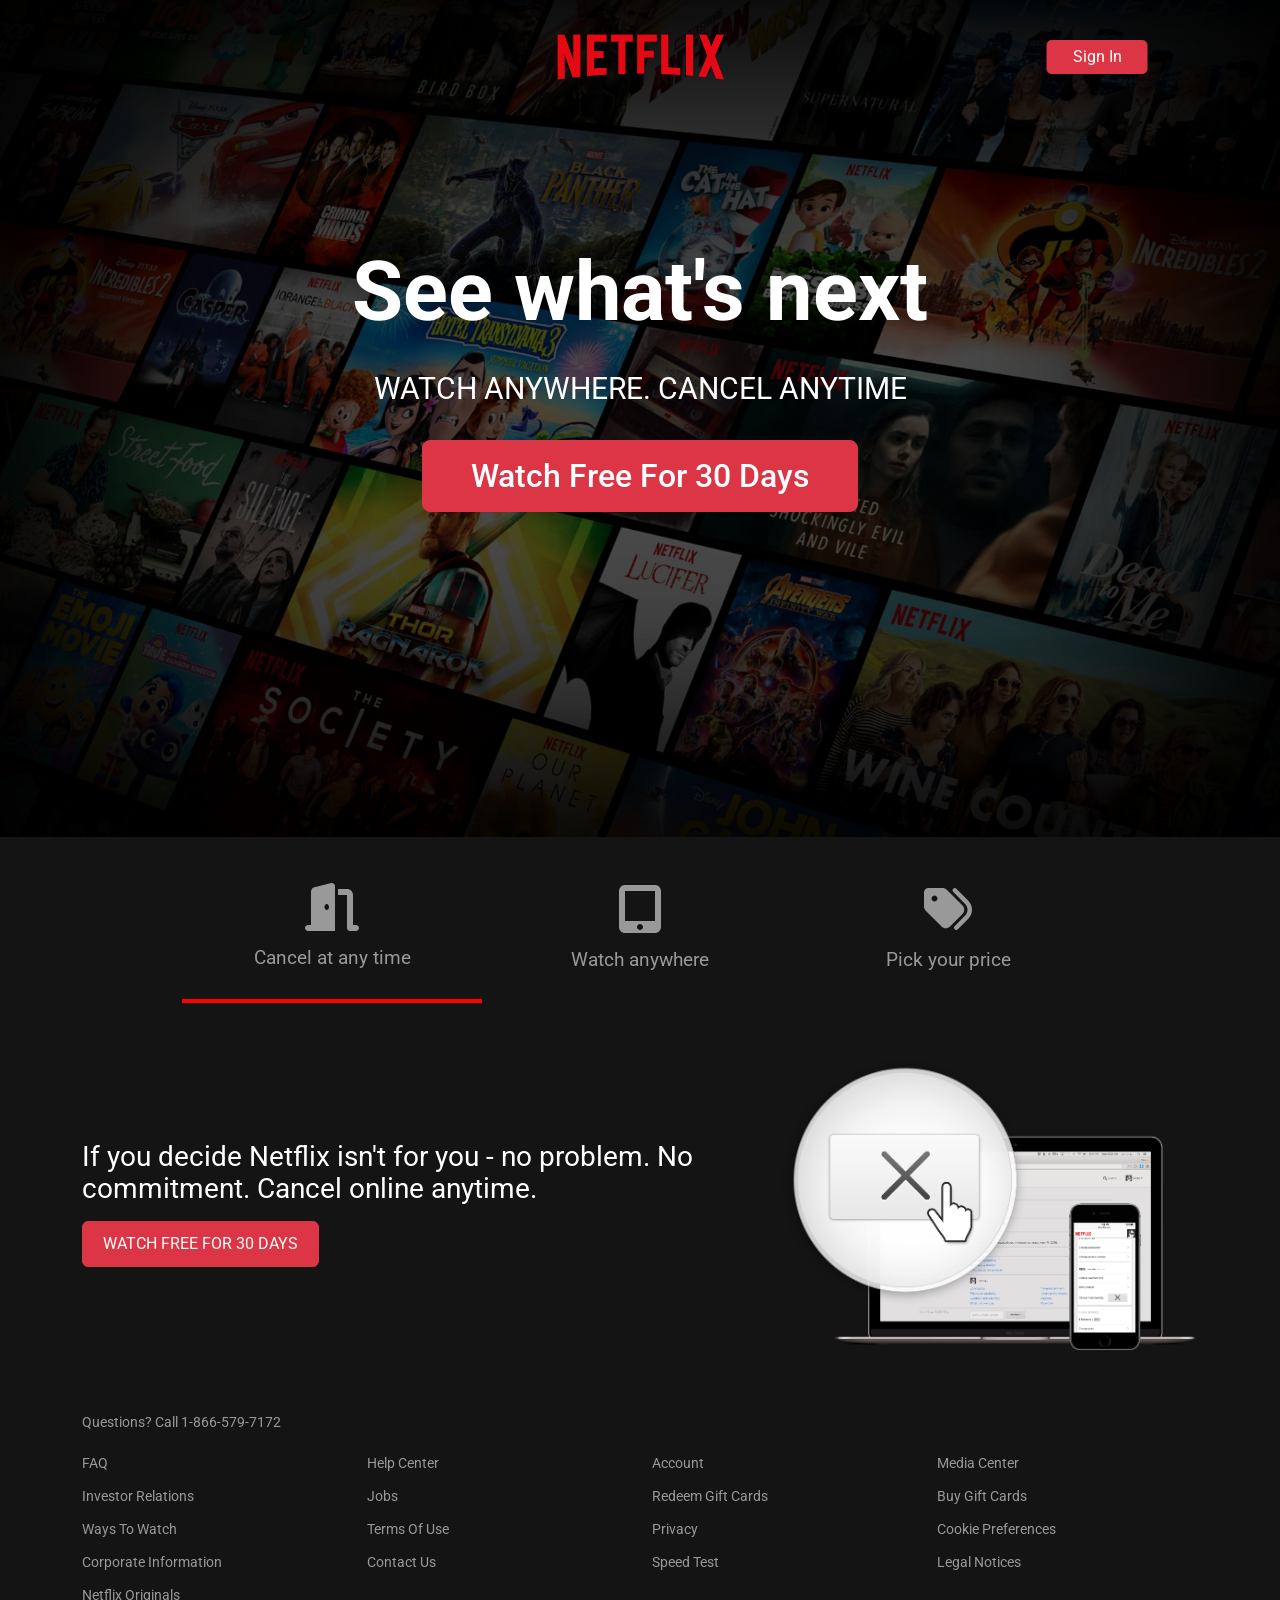
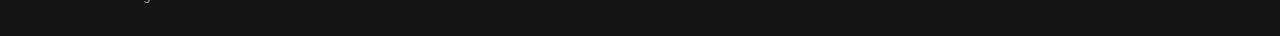
<file: index.html>
<!DOCTYPE html>
<html lang="en">

<head>
    <meta charset="UTF-8">
    <meta http-equiv="X-UA-Compatible" content="IE=edge">
    <meta name="viewport" content="width=device-width, initial-scale=1.0">
    <title>Netflix - Watch TV Shows Online, Watch Movies Online</title>
    <link rel="icon" href="./image/netflix_logo_icon.svg">
    <!-- Bootstrap CSS -->
    <link rel="stylesheet" href="./bootstrap/bootstrap.min.css">
    <!-- Theme Style -->
    <link rel="stylesheet" href="./css/style.css">



</head>

<body>

    <header class="showcase position-relative">
        <div class="container">
            <div class="showcase-top position-relative">
                <div class="img"></div>
                <a href="#" class="btn btn-danger signin-btn">Sign In</a>
            </div>
            <div
                class="showcase-content d-flex flex-column align-items-center justify-content-center position-relative">
                <h1>See what's next</h1>
                <p>Watch anywhere. Cancel Anytime</p>
                <button type="button" class="btn btn-danger btn-lg py-3 px-5">Watch Free For 30 Days</button>
            </div>
        </div>
    </header>

    <section>
        <div class="container">
            <div class="media-device">
                <nav>
                    <div class="nav nav-tabs gap-2 justify-content-center border-bottom-0" id="nav-tab" role="tablist">
                        <button class="nav-link active" id="nav-phone-tab" data-bs-toggle="tab"
                            data-bs-target="#nav-phone" type="button" role="tab" aria-controls="nav-phone"
                            aria-selected="true"><span class="phone-btn"></span><span class="media-dialogue">Cancel at
                                any time</span></button>

                        <button class="nav-link" id="nav-tablet-tab" data-bs-toggle="tab" data-bs-target="#nav-tablet"
                            type="button" role="tab" aria-controls="nav-tablet" aria-selected="false"> <span
                                class="tablet-btn"></span><span class="media-dialogue">Watch anywhere</span></button>

                        <button class="nav-link" id="nav-tags-tab" data-bs-toggle="tab" data-bs-target="#nav-tags"
                            type="button" role="tab" aria-controls="nav-tags" aria-selected="false"><span
                                class="tag-btn"></span><span class="media-dialogue">Pick your price </span></button>
                    </div>
                </nav>
                <div class="tab-content" id="nav-tabContent">
                    <div class="tab-pane fade show active" id="nav-phone" role="tabpanel"
                        aria-labelledby="nav-phone-tab" tabindex="0">
                        <div class="content-wrapper">
                            <div class="d-flex align-items-center">
                                <div class="">
                                    <p class="ad-words mt-2 mb-3">If you decide Netflix isn't for you - no problem. No
                                        commitment.
                                        Cancel online anytime.</p>
                                    <button type="button" class="btn btn-danger btn-md">Watch Free For 30 Days</button>
                                </div>
                                <div class="">
                                    <img src="./image/tab-content-1.png" alt="" class="sub-cancel">
                                </div>

                            </div>
                        </div>
                    </div>

                    <!-- 2nd one -->

                    <div class="tab-pane fade" id="nav-tablet" role="tabpanel" aria-labelledby="nav-tablet-tab"
                        tabindex="0">

                        <div class="content-wrapper">
                            <div class="d-flex justify-content-center">
                                <p class="ad-words mt-2 mb-3">Watch TV shows and movies anytime, anywhere — personalized
                                    for you.
                                </p>
                                <button type="button" class="btn btn-danger btn-md ms-4">Watch Free For 30 Days</button>
                            </div>

                            <div class="row tab-2">
                                <div class="col-md-4"><img src="./image/tab-content-2-1.png" alt="">
                                    <p class="mt-2 mb-4  text-center ad-device">Watch on your TV</p>
                                    <p class="text-center ad-word">Smart TVs, PlayStation, Xbox, Chromecast, Apple TV,
                                        Blu-ray players and more.</p>
                                </div>
                                <div class="col-md-4"><img src="./image/tab-content-2-2.png" alt="">
                                    <p class="mt-2 mb-4  text-center ad-device">Watch instantly or download for later
                                    </p>
                                    <p class="text-center ad-word">Available on phone and tablet, wherever you go.</p>
                                </div>
                                <div class="col-md-4"><img src="./image/tab-content-2-3.png" alt="">
                                    <p class="mt-2 mb-4  text-center ad-device">Use any computer</p>
                                    <p class="text-center ad-word">Watch right on Netflix.com.</p>
                                </div>
                            </div>
                        </div>
                    </div>

                    <!-- 3rd one -->

                    <div class="tab-pane fade" id="nav-tags" role="tabpanel" aria-labelledby="nav-tags-tab"
                        tabindex="0">
                        <div class="text-center mt-5">
                            <p class="ad-words">Choose one plan and watch everything on Netflix.</p>
                            <button type="button" class="btn btn-danger btn-md ms-4">Watch Free For 30 Days</button>
                        </div>
                        <table class="table table-borderless ad-table mt-4 ">
                            <thead>
                                <tr class="text-center">
                                    <th></th>
                                    <th>BASIC</th>
                                    <th>STANDARD</th>
                                    <th>PREMIUM</th>
                                </tr>
                            </thead>
                            <tbody>
                                <tr>

                                    <td>Monthly price after free month ends on 6/19/19</td>
                                    <td>$8.99</td>
                                    <td>$12.99</td>
                                    <td>$15.99</td>
                                </tr>
                                <tr>

                                    <td>HD Available</td>
                                    <td class="cross"></td>
                                    <td class="check"></td>
                                    <td class="check"></td>
                                </tr>
                                <tr>
                                    <td>Ultra HD Available</td>
                                    <td class="cross"></td>
                                    <td class="cross"></td>
                                    <td class="check"></td>
                                </tr>
                                <tr>
                                    <td>Screens you can watch on at the same time</td>
                                    <td>1</td>
                                    <td>2</td>
                                    <td>3</td>
                                </tr>
                                <tr>
                                    <td>Watch on your laptop, TV, phone and tablet</td>
                                    <td class="check"></td>
                                    <td class="check"></td>
                                    <td class="check"></td>
                                </tr>
                                <tr>
                                    <td>Unlimited movies and TV shows </td>
                                    <td class="check"></td>
                                    <td class="check"></td>
                                    <td class="check"></td>
                                </tr>
                                <tr>
                                    <td>Cancel anytime</td>
                                    <td class="check"></td>
                                    <td class="check"></td>
                                    <td class="check"></td>
                                </tr>
                                <tr>
                                    <td>First month free</td>
                                    <td class="check"></td>
                                    <td class="check"></td>
                                    <td class="check"></td>
                                </tr>
                            </tbody>
                        </table>
                    </div>
                </div>
            </div>
        </div>
    </section>
    <footer>
        <div class="footer-wrapper">
            <div class="container">
                <p class="contact">Questions? Call 1-866-579-7172</p>
                <div class="row footer-list">
                    <div class="col-md-3">
                        <p>FAQ</p>
                        <p>Investor Relations</p>
                        <p>Ways To Watch</p>
                        <p>Corporate Information</p>
                        <p>Netflix Originals</p>
                    </div>
                    <div class="col-md-3">
                        <p>Help Center</p>
                        <p>Jobs</p>
                        <p>Terms Of Use</p>
                        <p>Contact Us</p>
                    </div>
                    <div class="col-md-3">
                        <p>Account</p>
                        <p>Redeem Gift Cards</p>
                        <p>Privacy</p>
                        <p>Speed Test</p>
                    </div>
                    <div class="col-md-3">
                        <p>Media Center</p>
                        <p>Buy Gift Cards</p>
                        <p>Cookie Preferences</p>
                        <p>Legal Notices</p>
                    </div>
                </div>
            </div>
        </div>
    </footer>


    <!-- Popper JS-->
    <script src="./bootstrap/popper.min.js"></script>
    <!-- Bootstrap JS -->
    <script src="./bootstrap/bootstrap.min.js"></script>
</body>

</html>
</file>
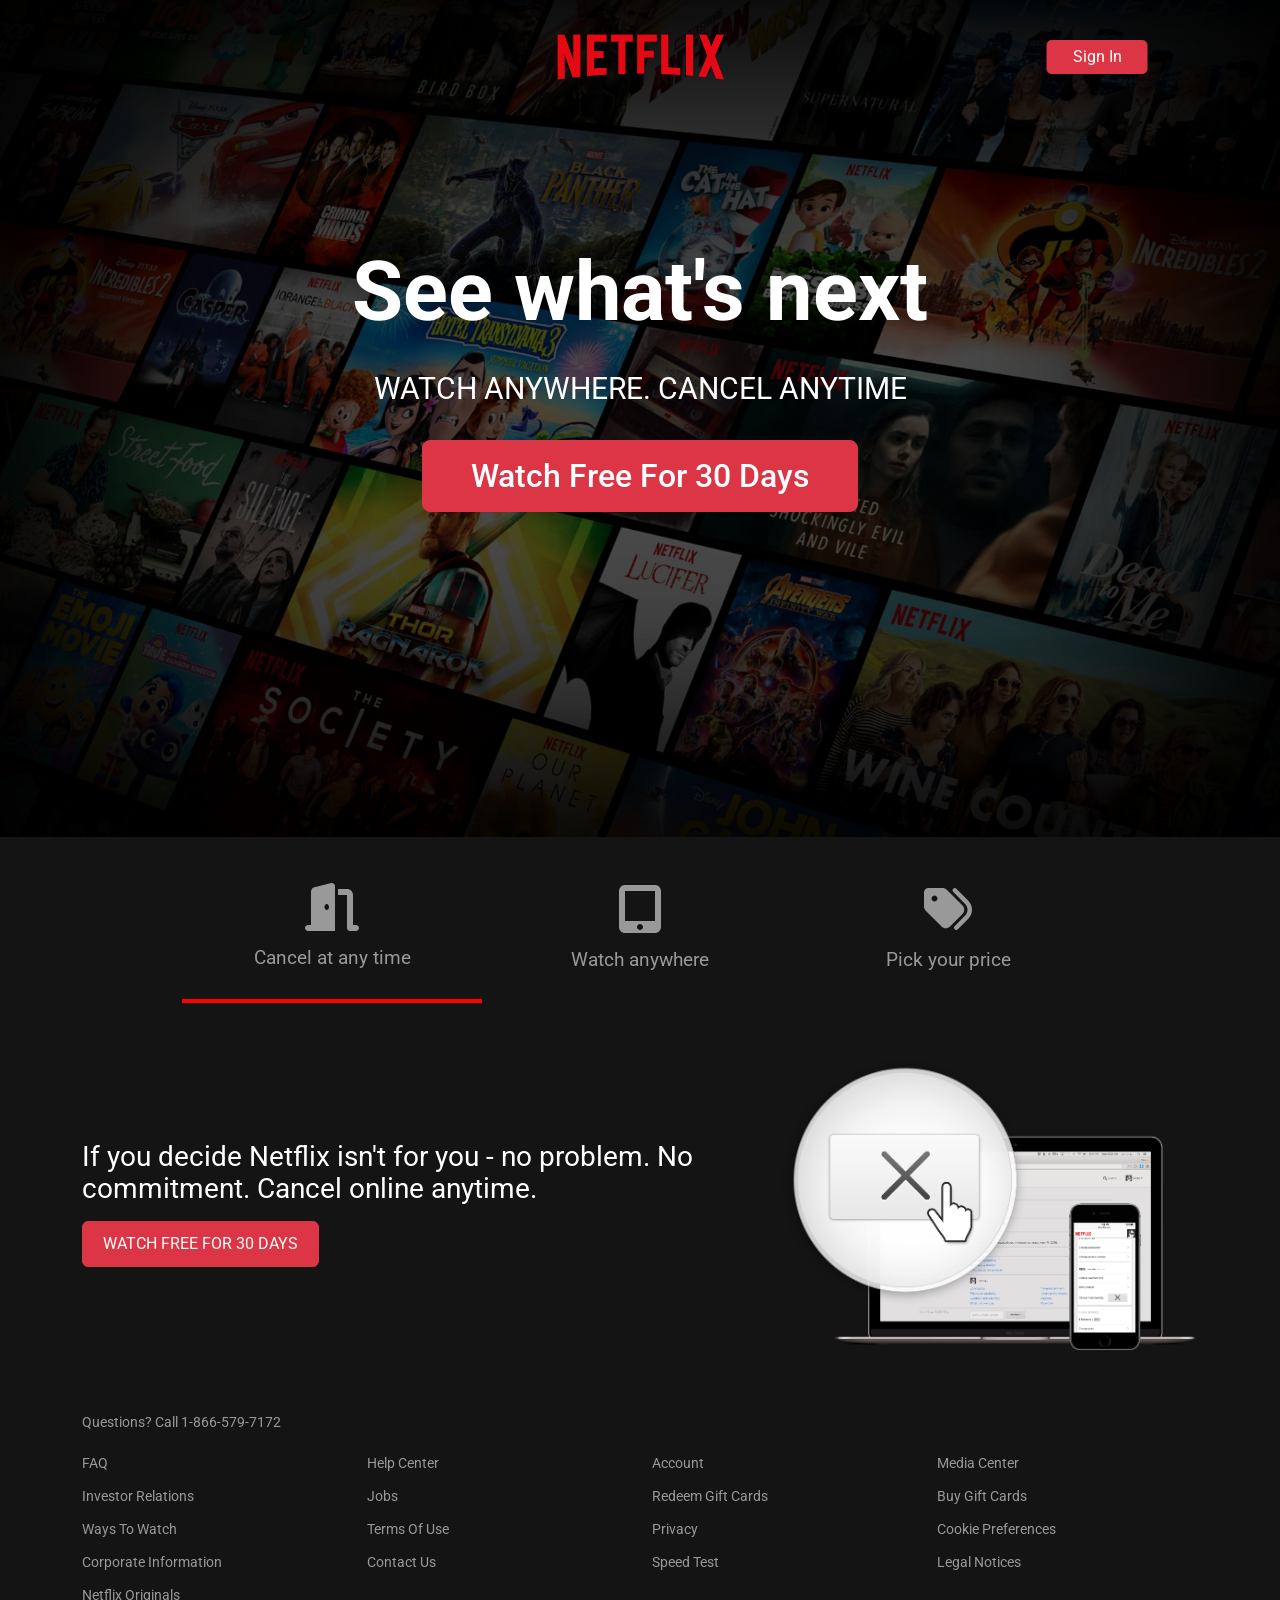
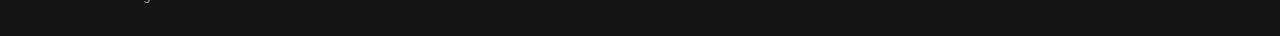
<file: html/index.html>
<!DOCTYPE html>
<html lang="en">

<head>
    <meta charset="UTF-8">
    <meta http-equiv="X-UA-Compatible" content="IE=edge">
    <meta name="viewport" content="width=device-width, initial-scale=1.0">
    <title>Netflix - Watch TV Shows Online, Watch Movies Online</title>
    <link rel="icon" href="../image/netflix_logo_icon_170919.svg">
    <!-- Bootstrap CSS -->
    <link rel="stylesheet" href="../bootstrap/bootstrap.min.css">
    <!-- Theme Style -->
    <link rel="stylesheet" href="../css/style.css">



</head>

<body>

    <header class="showcase position-relative">
        <div class="container">
            <div class="showcase-top position-relative">
                <div class="img"></div>
                <a href="#" class="btn btn-danger signin-btn">Sign In</a>
            </div>
            <div
                class="showcase-content d-flex flex-column align-items-center justify-content-center position-relative">
                <h1>See what's next</h1>
                <p>Watch anywhere. Cancel Anytime</p>
                <button type="button" class="btn btn-danger btn-lg py-3 px-5">Watch Free For 30 Days</button>
            </div>
        </div>
    </header>

    <section>
        <div class="container">
            <div class="media-device">
                <nav>
                    <div class="nav nav-tabs gap-2 justify-content-center border-bottom-0" id="nav-tab" role="tablist">
                        <button class="nav-link active" id="nav-phone-tab" data-bs-toggle="tab"
                            data-bs-target="#nav-phone" type="button" role="tab" aria-controls="nav-phone"
                            aria-selected="true"><span class="phone-btn"></span><span class="media-dialogue">Cancel at
                                any time</span></button>

                        <button class="nav-link" id="nav-tablet-tab" data-bs-toggle="tab" data-bs-target="#nav-tablet"
                            type="button" role="tab" aria-controls="nav-tablet" aria-selected="false"> <span
                                class="tablet-btn"></span><span class="media-dialogue">Watch anywhere</span></button>

                        <button class="nav-link" id="nav-tags-tab" data-bs-toggle="tab" data-bs-target="#nav-tags"
                            type="button" role="tab" aria-controls="nav-tags" aria-selected="false"><span
                                class="tag-btn"></span><span class="media-dialogue">Pick your price </span></button>
                    </div>
                </nav>
                <div class="tab-content" id="nav-tabContent">
                    <div class="tab-pane fade show active" id="nav-phone" role="tabpanel"
                        aria-labelledby="nav-phone-tab" tabindex="0">
                        <div class="content-wrapper">
                            <div class="d-flex align-items-center">
                                <div class="">
                                    <p class="ad-words mt-2 mb-3">If you decide Netflix isn't for you - no problem. No
                                        commitment.
                                        Cancel online anytime.</p>
                                    <button type="button" class="btn btn-danger btn-md">Watch Free For 30 Days</button>
                                </div>
                                <div class="">
                                    <img src="../image/tab-content-1.png" alt="" class="sub-cancel">
                                </div>

                            </div>
                        </div>
                    </div>

                    <!-- 2nd one -->

                    <div class="tab-pane fade" id="nav-tablet" role="tabpanel" aria-labelledby="nav-tablet-tab"
                        tabindex="0">

                        <div class="content-wrapper">
                            <div class="d-flex justify-content-center">
                                <p class="ad-words mt-2 mb-3">Watch TV shows and movies anytime, anywhere — personalized
                                    for you.
                                </p>
                                <button type="button" class="btn btn-danger btn-md ms-4">Watch Free For 30 Days</button>
                            </div>

                            <div class="row tab-2">
                                <div class="col-md-4"><img src="../image/tab-content-2-1.png" alt="">
                                    <p class="mt-2 mb-4  text-center ad-device">Watch on your TV</p>
                                    <p class="text-center ad-word">Smart TVs, PlayStation, Xbox, Chromecast, Apple TV,
                                        Blu-ray players and more.</p>
                                </div>
                                <div class="col-md-4"><img src="../image/tab-content-2-2.png" alt="">
                                    <p class="mt-2 mb-4  text-center ad-device">Watch instantly or download for later
                                    </p>
                                    <p class="text-center ad-word">Available on phone and tablet, wherever you go.</p>
                                </div>
                                <div class="col-md-4"><img src="../image/tab-content-2-3.png" alt="">
                                    <p class="mt-2 mb-4  text-center ad-device">Use any computer</p>
                                    <p class="text-center ad-word">Watch right on Netflix.com.</p>
                                </div>
                            </div>
                        </div>
                    </div>

                    <!-- 3rd one -->

                    <div class="tab-pane fade" id="nav-tags" role="tabpanel" aria-labelledby="nav-tags-tab"
                        tabindex="0">
                        <div class="text-center mt-5">
                            <p class="ad-words">Choose one plan and watch everything on Netflix.</p>
                            <button type="button" class="btn btn-danger btn-md ms-4">Watch Free For 30 Days</button>
                        </div>
                        <table class="table table-borderless ad-table mt-4 ">
                            <thead>
                                <tr class="text-center">
                                    <th></th>
                                    <th>BASIC</th>
                                    <th>STANDARD</th>
                                    <th>PREMIUM</th>
                                </tr>
                            </thead>
                            <tbody>
                                <tr>

                                    <td>Monthly price after free month ends on 6/19/19</td>
                                    <td>$8.99</td>
                                    <td>$12.99</td>
                                    <td>$15.99</td>
                                </tr>
                                <tr>

                                    <td>HD Available</td>
                                    <td class="cross"></td>
                                    <td class="check"></td>
                                    <td class="check"></td>
                                </tr>
                                <tr>
                                    <td>Ultra HD Available</td>
                                    <td class="cross"></td>
                                    <td class="cross"></td>
                                    <td class="check"></td>
                                </tr>
                                <tr>
                                    <td>Screens you can watch on at the same time</td>
                                    <td>1</td>
                                    <td>2</td>
                                    <td>3</td>
                                </tr>
                                <tr>
                                    <td>Watch on your laptop, TV, phone and tablet</td>
                                    <td class="check"></td>
                                    <td class="check"></td>
                                    <td class="check"></td>
                                </tr>
                                <tr>
                                    <td>Unlimited movies and TV shows </td>
                                    <td class="check"></td>
                                    <td class="check"></td>
                                    <td class="check"></td>
                                </tr>
                                <tr>
                                    <td>Cancel anytime</td>
                                    <td class="check"></td>
                                    <td class="check"></td>
                                    <td class="check"></td>
                                </tr>
                                <tr>
                                    <td>First month free</td>
                                    <td class="check"></td>
                                    <td class="check"></td>
                                    <td class="check"></td>
                                </tr>
                            </tbody>
                        </table>
                    </div>
                </div>
            </div>
        </div>
    </section>
    <footer>
        <div class="footer-wrapper">
            <div class="container">
                <p class="contact">Questions? Call 1-866-579-7172</p>
                <div class="row footer-list">
                    <div class="col-md-3">
                        <p>FAQ</p>
                        <p>Investor Relations</p>
                        <p>Ways To Watch</p>
                        <p>Corporate Information</p>
                        <p>Netflix Originals</p>
                    </div>
                    <div class="col-md-3">
                        <p>Help Center</p>
                        <p>Jobs</p>
                        <p>Terms Of Use</p>
                        <p>Contact Us</p>
                    </div>
                    <div class="col-md-3">
                        <p>Account</p>
                        <p>Redeem Gift Cards</p>
                        <p>Privacy</p>
                        <p>Speed Test</p>
                    </div>
                    <div class="col-md-3">
                        <p>Media Center</p>
                        <p>Buy Gift Cards</p>
                        <p>Cookie Preferences</p>
                        <p>Legal Notices</p>
                    </div>
                </div>
            </div>
        </div>
    </footer>


    <!-- Popper JS-->
    <script src="../bootstrap/popper.min.js"></script>
    <!-- Bootstrap JS -->
    <script src="../bootstrap/bootstrap.min.js"></script>
</body>

</html>
</file>
<file: css/style.css>
@import url('https://fonts.googleapis.com/css2?family=Roboto:ital,wght@0,400;0,500;0,700;1,400;1,500;1,700&display=swap');

html,
body {
    font-family: 'Roboto', sans-serif !important;
    text-rendering: optimizeLegibility !important;
    -webkit-font-smoothing: antialiased !important;
    -moz-osx-font-smoothing: grayscale !important;
    background: #141414;
}

.showcase {
    background: url(../image/netflix-bg.jpg) no-repeat center/cover;
    height: 93vh;
    padding: 12px;
}

.showcase::after {
    content: '';
    position: absolute;
    z-index: 1;
    top: 0;
    left: 0;
    width: 100%;
    height: 100%;
    background: rgba(0, 0, 0, 0.6);
    box-shadow: inset 120px 100px 250px #000000, inset -120px -100px 250px #000000;
}

.showcase-top {
    height: 90px;
    z-index: 2;
}

.showcase-top .img {
    background: url(../image/netflix-logo.png) no-repeat center/contain;
    width: 170px;
    height: 45px;
    position: absolute;
    left: 50%;
    top: 50%;
    transform: translate(-50%, -50%);
}

.signin-btn {
    border-radius: 5px;
    padding: 6px 25px;
    position: absolute;
    right: 0;
    top: 50%;
    transform: translate(-50%, -50%);
    font-size: 16px;
    line-height: 20px;
    color: #fff;
}

.btn-lg {
    font-size: 32px;
    line-height: 38px;
    font-weight: 500;
}

.showcase-content {
    margin-top: 9rem;
    z-index: 3;
}

.showcase-content h1 {
    font-weight: 700;
    font-size: 5.2rem;
    line-height: 1.1;
    margin: 0 0 2rem;
    color: #fff;
}

.showcase-content p {
    text-transform: uppercase;
    color: #fff;
    font-weight: 400;
    font-size: 1.9rem;
    line-height: 1.25;
    margin: 0 0 2rem;
}

.media-device .nav-tabs {
    height: 165px;
    background: #141414;
}

.media-device .nav-tabs .nav-link {
    width: 300px;
    border: 0;
    color: #999;
    padding: 24px 0 0;
}

.media-device .nav-tabs .nav-link.active {
    border-bottom: 4px solid red;
    background: #141414;
    color: #999;
}

.media-device .nav-tabs .nav-link:hover {
    color: #fff!important;
}

.phone-btn,
.tablet-btn,
.tag-btn {
    display: block;
    width: 68px;
    height: 48px;
    margin: auto;
}

.media-device .tab-content {
    background-color: #141414;
}

.media-device .phone-btn {
    background: url(../image/door-open.svg) no-repeat center/contain;
}

.media-device .nav-tabs .nav-link:hover .phone-btn {
    background: url(../image/door-open-hover.svg) no-repeat center/contain;
}

.media-device .tablet-btn {
    background: url(../image/tablet-screen.svg) no-repeat center/contain;
}

.media-device .nav-tabs .nav-link:hover .tablet-btn {
    background: url(../image/tablet-screen-hover.svg) no-repeat center/contain;
}

.media-device .tag-btn {
    background: url(../image/tags.svg) no-repeat center/contain;
}

.media-device .nav-tabs .nav-link:hover .tag-btn {
    background: url(../image/tags-hover.svg) no-repeat center/contain;
}

.media-dialogue {
    display: block;
    padding: 8px 0 0;
    margin: 8px 0;
    font-size: 19px;
    line-height: 22px;
    font-weight: 400;
}

.content-wrapper {
    padding: 48px 0;
}

.btn-md {
    font-size: 16px;
    font-weight: 400;
    line-height: 20px;
    padding: 12px 20px;
    text-transform: uppercase;
}

.ad-words {
    color: #fff;
    font-size: 28px;
    line-height: 32px;
    font-weight: 400;
}

.sub-cancel {
    width: 422px;
    height: 300px;
}

.tab-2 img {
    width: 100%;
    height: auto;
    margin-top: 30px;
}

.ad-device {
    font-size: 19px;
    line-height: 23px;
    color: #fff;
}

.ad-word {
    font-size: 16px;
    line-height: 20px;
    color: #999;
}

.ad-table th {
font-size: 16px;
line-height: 19px;
font-weight: 500;
color: #fff;
padding: 13px;
background: none;
}

.ad-table tr td {
    font-size: 16px;
    line-height: 19px;
    font-weight: 400;
    color: #999;
    padding: 13px 20px;
    background: none;
}

.ad-table tbody tr:nth-child(odd) {
    background: #222;
  } 

.ad-table tr td:not(:first-child) {
    text-align: center;
}

.ad-table td.check {
    background: url(../image/check.svg) no-repeat center;
    background-size: 25px 25px;
}

.ad-table td.cross {
    background: url(../image/cross.svg) no-repeat center;
    background-size: 25px 25px;
}

.footer-wrapper {
    margin: 16px 0;
}

.footer-wrapper p  {
    font-size: 14px;
    line-height: 17px;
    font-weight: 400;
    color: #999;
}

.footer-wrapper .contact {
    margin: 8px 0 24px;    
}
</file>
